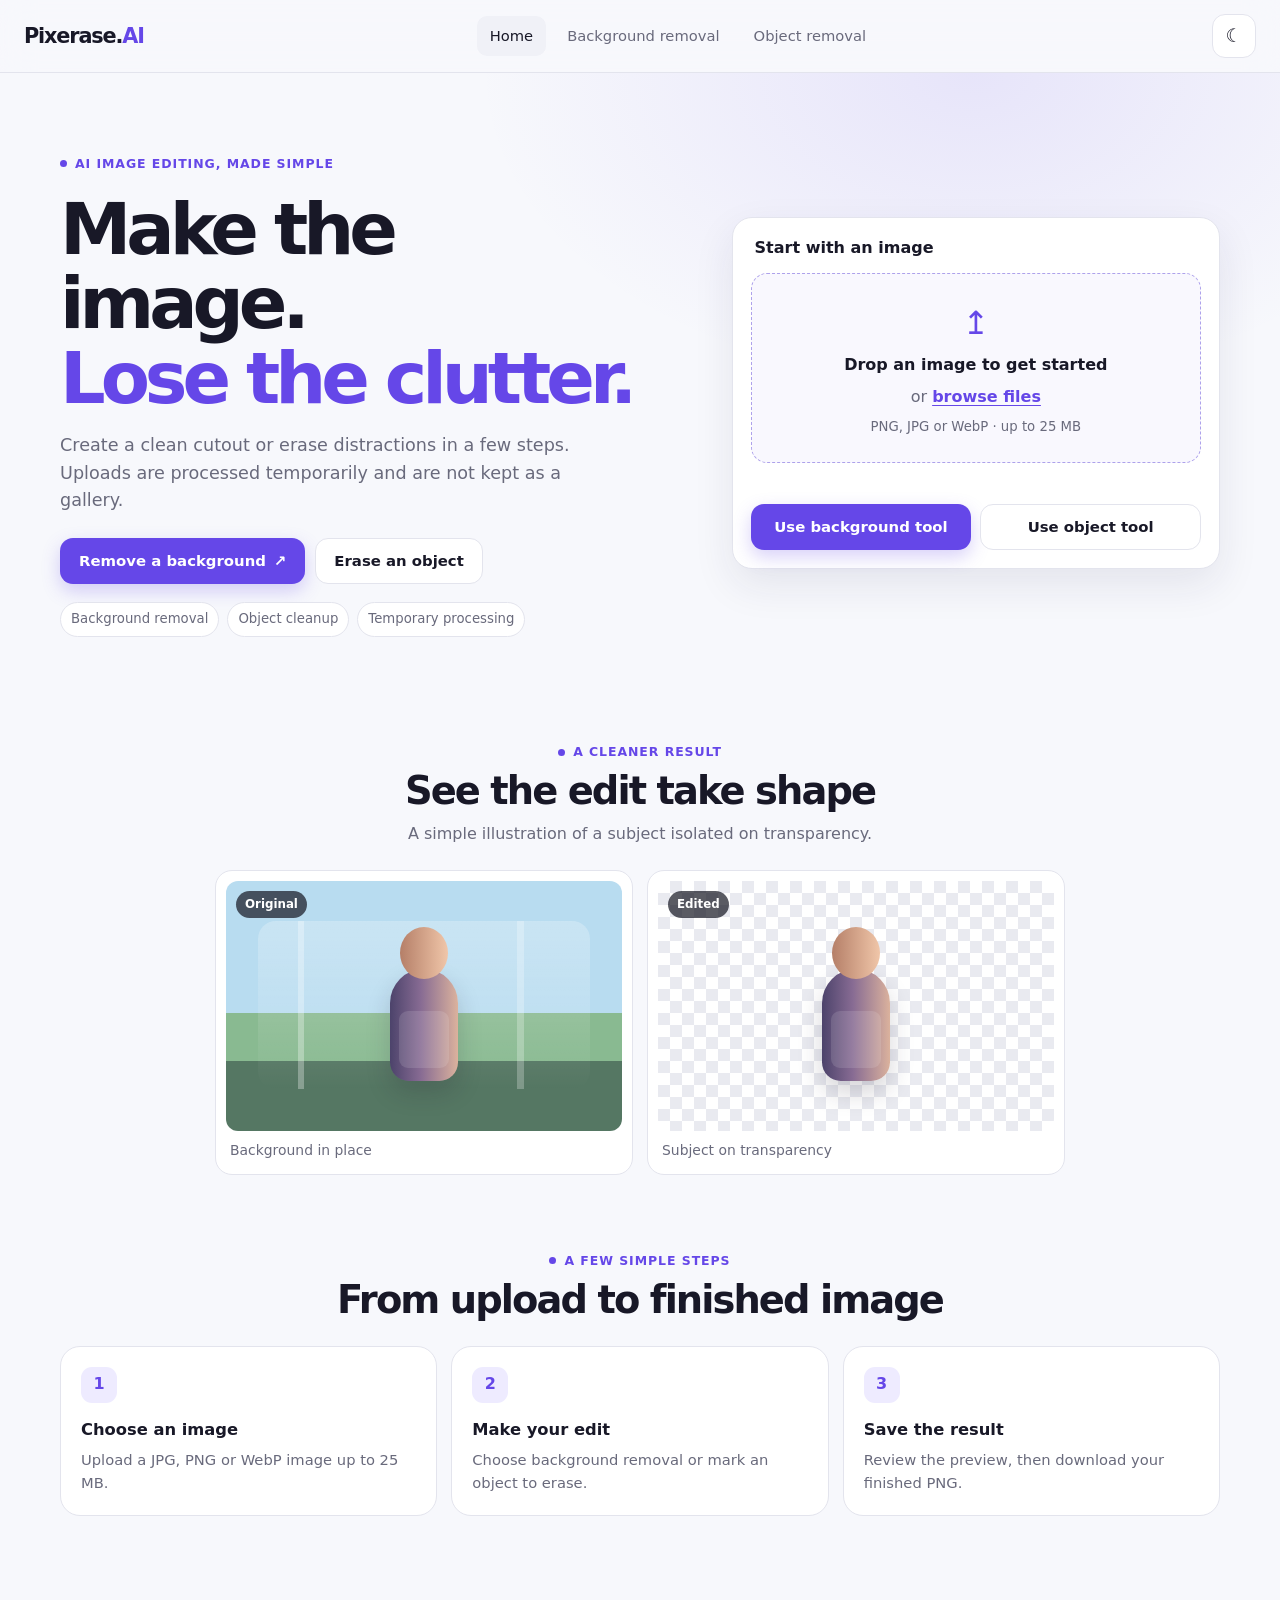
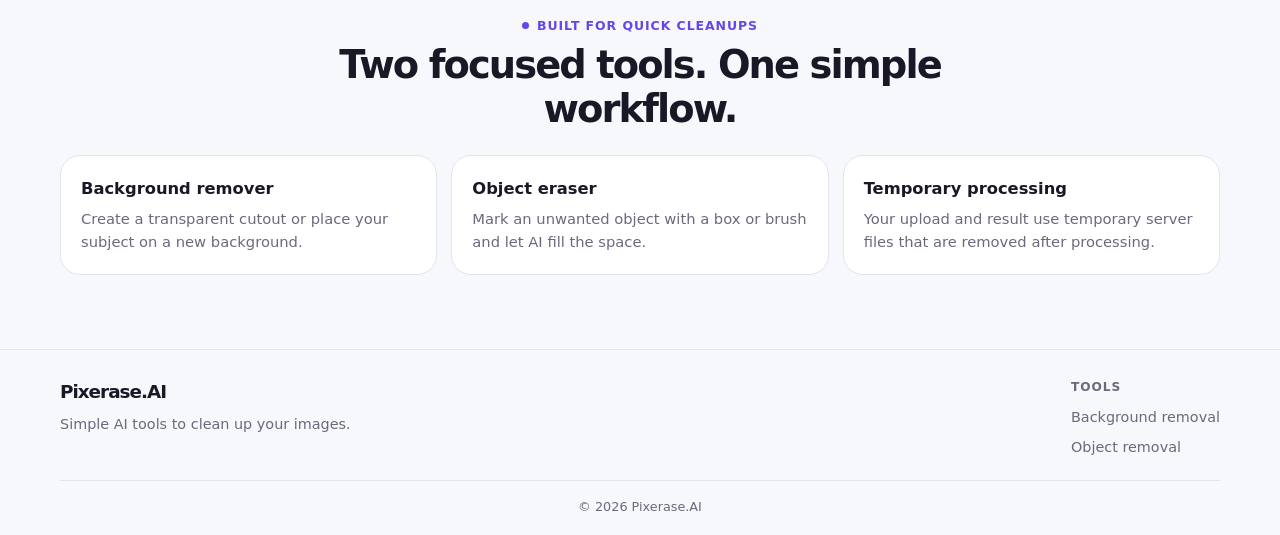
<file: frontend/index.html>
<!doctype html>
<html lang="en">
<head>
  <meta charset="utf-8">
  <meta name="viewport" content="width=device-width, initial-scale=1">
  <meta name="description" content="Remove backgrounds and unwanted objects with Pixerase.AI.">
  <meta name="theme-color" content="#f7f8fc">
  <title>Pixerase.AI — Clean up your images</title>
  <link rel="icon" href="./assets/favicon.svg">
  <link rel="stylesheet" href="./css/style.css">
  <script src="./js/config.js"></script>
</head>
<body>
  <nav class="navbar" aria-label="Main navigation">
    <div class="nav-inner">
      <a class="logo" href="/">Pixerase.<span class="accent">AI</span></a>
      <ul class="nav-links" id="primaryNav">
        <li><a href="/" aria-current="page">Home</a></li>
        <li><a href="/background">Background removal</a></li>
        <li><a href="/object">Object removal</a></li>
      </ul>
      <button class="theme-toggle" type="button" aria-label="Switch color theme" title="Switch color theme">◐</button>
      <button class="nav-toggle" type="button" aria-label="Open menu" aria-controls="primaryNav" aria-expanded="false">☰</button>
    </div>
  </nav>
  <main>
    <section class="full-width-hero">
      <div class="container hero-grid">
        <div class="hero-left">
          <span class="eyebrow">AI image editing, made simple</span>
          <h1>Make the image.<br><span>Lose the clutter.</span></h1>
          <p class="sub">Create a clean cutout or erase distractions in a few steps. Uploads are processed temporarily and are not kept as a gallery.</p>
          <div class="hero-cta">
            <a href="/background" class="btn btn-primary">Remove a background <span aria-hidden="true">↗</span></a>
            <a href="/object" class="btn btn-outline">Erase an object</a>
          </div>
          <ul class="features" aria-label="Product features"><li>Background removal</li><li>Object cleanup</li><li>Temporary processing</li></ul>
        </div>
        <div class="hero-right">
          <div class="uploader-card">
            <h4>Start with an image</h4>
            <label class="drop-area" id="homeDrop">
              <input id="homeFile" type="file" accept="image/png,image/jpeg,image/webp" hidden>
              <div class="drop-inner"><span class="upload-icon" aria-hidden="true">↥</span><strong>Drop an image to get started</strong><p>or <span class="linkish" id="homeSelectBtn" role="button" tabindex="0">browse files</span></p><p class="small">PNG, JPG or WebP · up to 25 MB</p></div>
            </label>
            <img id="homePreview" class="home-preview" alt="Selected image preview" style="display:none">
            <p class="status-message" id="homeStatus" role="status" aria-live="polite"></p>
            <div class="hero-upload-actions"><button id="goBgBtn" class="btn btn-primary" type="button">Use background tool</button><button id="goObjBtn" class="btn btn-outline" type="button">Use object tool</button></div>
          </div>
        </div>
      </div>
    </section>
    <section class="comparison container">
      <div class="section-heading"><span class="eyebrow">A cleaner result</span><h2>See the edit take shape</h2><p class="muted">A simple illustration of a subject isolated on transparency.</p></div>
      <div class="comparison-grid">
        <figure class="comparison-card"><div class="demo-scene original"><span class="demo-subject" aria-hidden="true"></span><span class="scene-tag">Original</span></div><figcaption>Background in place</figcaption></figure>
        <figure class="comparison-card"><div class="demo-scene cutout"><span class="demo-subject" aria-hidden="true"></span><span class="scene-tag">Edited</span></div><figcaption>Subject on transparency</figcaption></figure>
      </div>
    </section>
    <section class="how container">
      <div class="section-heading"><span class="eyebrow">A few simple steps</span><h2>From upload to finished image</h2></div>
      <div class="steps">
        <article class="card"><div class="num">1</div><h3>Choose an image</h3><p>Upload a JPG, PNG or WebP image up to 25 MB.</p></article>
        <article class="card"><div class="num">2</div><h3>Make your edit</h3><p>Choose background removal or mark an object to erase.</p></article>
        <article class="card"><div class="num">3</div><h3>Save the result</h3><p>Review the preview, then download your finished PNG.</p></article>
      </div>
    </section>
    <section class="why-section container">
      <div class="section-heading"><span class="eyebrow">Built for quick cleanups</span><h2>Two focused tools. One simple workflow.</h2></div>
      <div class="why-grid">
        <article class="why-card"><h3>Background remover</h3><p>Create a transparent cutout or place your subject on a new background.</p></article>
        <article class="why-card"><h3>Object eraser</h3><p>Mark an unwanted object with a box or brush and let AI fill the space.</p></article>
        <article class="why-card"><h3>Temporary processing</h3><p>Your upload and result use temporary server files that are removed after processing.</p></article>
      </div>
    </section>
  </main>
  <footer class="full-footer">
    <div class="container footer-grid"><div class="footer-brand"><div class="footer-logo">Pixerase.<span class="accent">AI</span></div><p class="footer-tagline">Simple AI tools to clean up your images.</p></div><div><h4 class="footer-title">Tools</h4><ul><li><a href="/background">Background removal</a></li><li><a href="/object">Object removal</a></li></ul></div></div>
    <div class="container footer-bottom"><small>© 2026 Pixerase.AI</small></div>
  </footer>
  <script src="./js/theme.js"></script><script src="./js/core.js"></script><script src="./js/home.js"></script><script src="./js/navbar.js"></script>
</body>
</html>
</file>
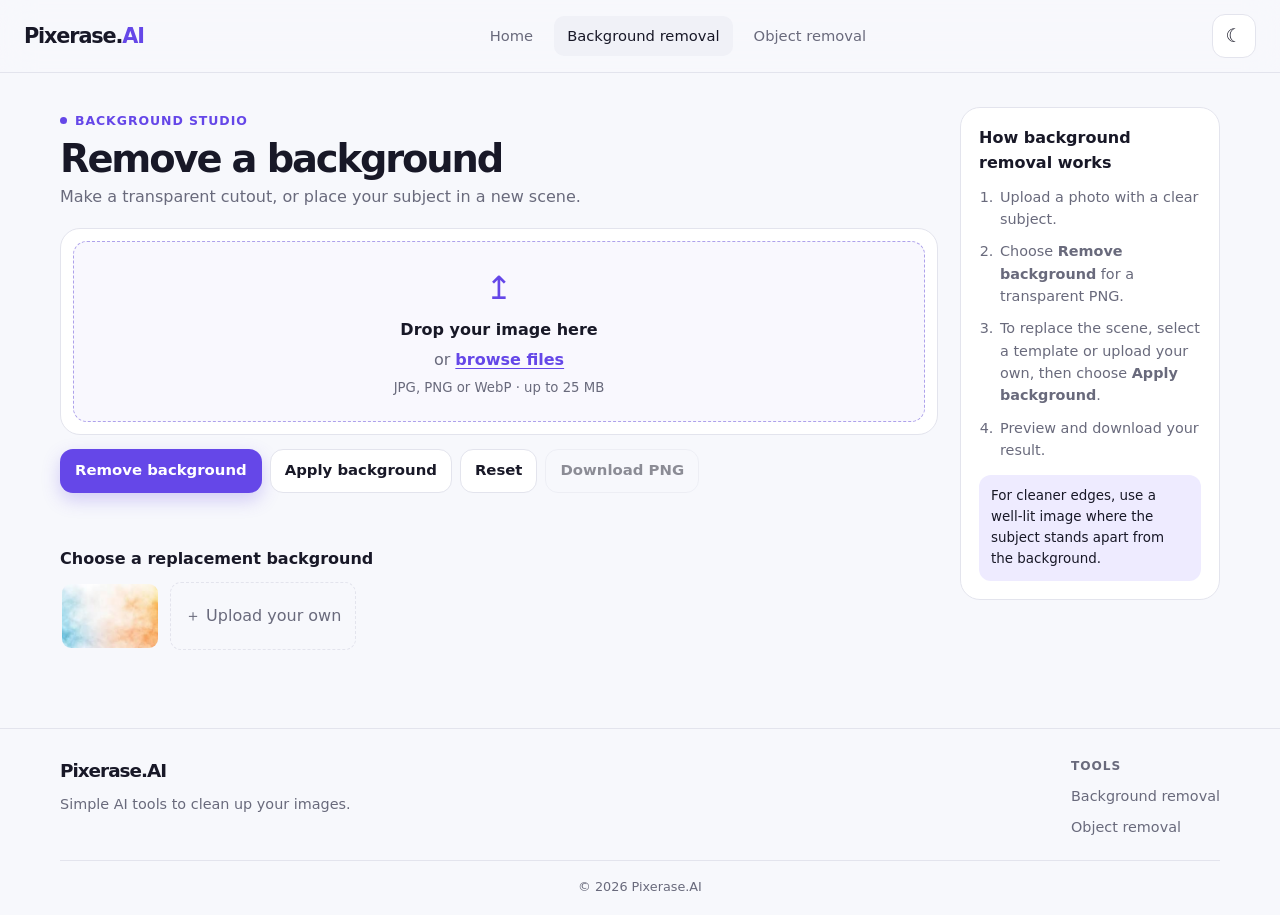
<file: frontend/background.html>
<!doctype html>
<html lang="en">
<head>
  <meta charset="utf-8">
  <meta name="viewport" content="width=device-width, initial-scale=1">
  <meta name="description" content="Remove or replace an image background with Pixerase.AI.">
  <meta name="theme-color" content="#f7f8fc">
  <title>Background removal — Pixerase.AI</title>
  <link rel="icon" href="./assets/favicon.svg"><link rel="stylesheet" href="./css/style.css"><script src="./js/config.js"></script>
</head>
<body>
  <nav class="navbar" aria-label="Main navigation"><div class="nav-inner">
    <a class="logo" href="/">Pixerase.<span class="accent">AI</span></a>
    <ul class="nav-links" id="primaryNav"><li><a href="/">Home</a></li><li><a href="/background" aria-current="page">Background removal</a></li><li><a href="/object">Object removal</a></li></ul>
    <button class="theme-toggle" type="button" aria-label="Switch color theme" title="Switch color theme">◐</button><button class="nav-toggle" type="button" aria-label="Open menu" aria-controls="primaryNav" aria-expanded="false">☰</button>
  </div></nav>
  <main>
    <section class="tool-page container">
      <div class="tool-left">
        <span class="eyebrow">Background studio</span><h2>Remove a background</h2><p class="tool-intro">Make a transparent cutout, or place your subject in a new scene.</p>
        <div class="upload-card"><label class="file-drop" id="bgDrop"><input id="bgFile" type="file" accept="image/png,image/jpeg,image/webp" hidden><div class="drop-inner"><span class="upload-icon" aria-hidden="true">↥</span><strong>Drop your image here</strong><p>or <span class="linkish" id="bgSelect" role="button" tabindex="0">browse files</span></p><p class="small">JPG, PNG or WebP · up to 25 MB</p></div></label></div>
        <div class="input-box"><img id="beforeBg" alt="Original image preview" class="rect-image" style="display:none"></div>
        <div class="result-box"><img id="bgResult" alt="Background removal result" class="rect-image" style="display:none"></div>
        <div class="controls"><button id="removeBgOnlyBtn" class="btn btn-primary" type="button">Remove background</button><button id="replaceBgBtn" class="btn btn-secondary" type="button">Apply background</button><button id="clearBgBtn" class="btn btn-outline" type="button">Reset</button><button id="downloadBgBtn" class="btn btn-ghost" type="button" disabled>Download PNG</button></div>
        <p class="status-message" id="bgStatus" role="status" aria-live="polite"></p>
        <h3 class="tool-section-title">Choose a replacement background</h3>
        <div class="template-gallery"><img src="./assets/backgrounds/template1.jpeg" class="template-thumb selectable-template" data-name="template1.jpeg" alt="Soft outdoor background template" role="button" tabindex="0" aria-label="Choose outdoor background"><label class="custom-upload"><input id="customBgFile" type="file" accept="image/png,image/jpeg,image/webp" hidden>＋ Upload your own</label></div>
        <input type="hidden" id="bgTemplateSelect">
      </div>
      <aside class="tool-right"><div class="info"><h3>How background removal works</h3><ol class="tips-list"><li>Upload a photo with a clear subject.</li><li>Choose <strong>Remove background</strong> for a transparent PNG.</li><li>To replace the scene, select a template or upload your own, then choose <strong>Apply background</strong>.</li><li>Preview and download your result.</li></ol><p class="info-tip">For cleaner edges, use a well-lit image where the subject stands apart from the background.</p></div></aside>
    </section>
  </main>
  <footer class="full-footer"><div class="container footer-grid"><div class="footer-brand"><div class="footer-logo">Pixerase.<span class="accent">AI</span></div><p class="footer-tagline">Simple AI tools to clean up your images.</p></div><div><h4 class="footer-title">Tools</h4><ul><li><a href="/background">Background removal</a></li><li><a href="/object">Object removal</a></li></ul></div></div><div class="container footer-bottom"><small>© 2026 Pixerase.AI</small></div></footer>
  <script src="./js/theme.js"></script><script src="./js/core.js"></script><script src="./js/background.js"></script><script src="./js/navbar.js"></script>
</body>
</html>
</file>
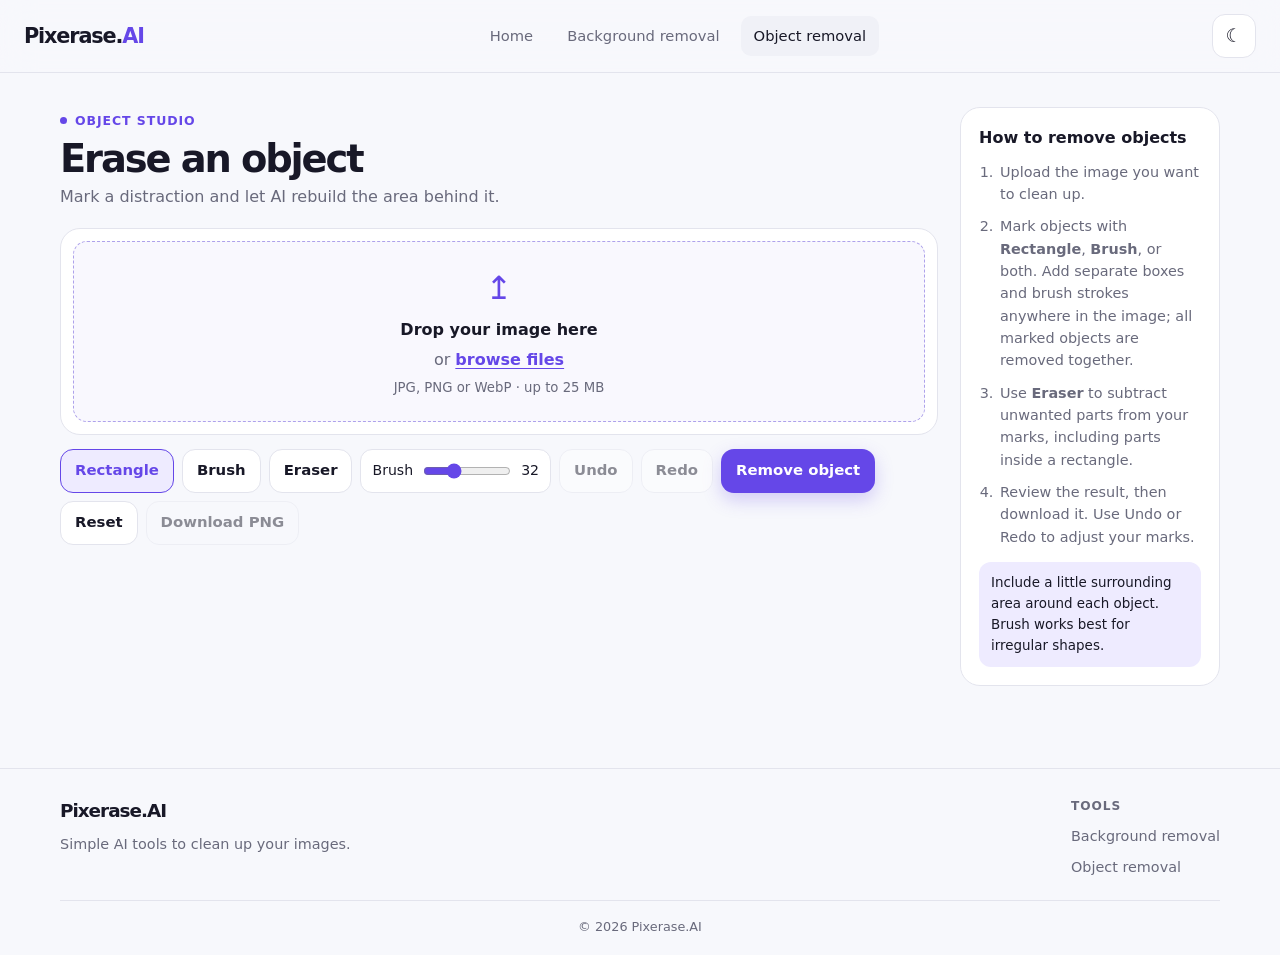
<file: frontend/object.html>
<!doctype html>
<html lang="en">
<head>
  <meta charset="utf-8">
  <meta name="viewport" content="width=device-width, initial-scale=1">
  <meta name="description" content="Erase unwanted objects from your images using AI inpainting.">
  <meta name="theme-color" content="#f7f8fc">
  <title>Object removal — Pixerase.AI</title>
  <link rel="icon" href="./assets/favicon.svg"><link rel="stylesheet" href="./css/style.css"><script src="./js/config.js"></script>
</head>
<body>
  <nav class="navbar" aria-label="Main navigation"><div class="nav-inner">
    <a class="logo" href="/">Pixerase.<span class="accent">AI</span></a>
    <ul class="nav-links" id="primaryNav"><li><a href="/">Home</a></li><li><a href="/background">Background removal</a></li><li><a href="/object" aria-current="page">Object removal</a></li></ul>
    <button class="theme-toggle" type="button" aria-label="Switch color theme" title="Switch color theme">◐</button><button class="nav-toggle" type="button" aria-label="Open menu" aria-controls="primaryNav" aria-expanded="false">☰</button>
  </div></nav>
  <main>
    <section class="tool-page container">
      <div class="tool-left">
        <span class="eyebrow">Object studio</span><h2>Erase an object</h2><p class="tool-intro">Mark a distraction and let AI rebuild the area behind it.</p>
        <div class="upload-card"><label class="file-drop" id="objDrop"><input id="objFile" type="file" accept="image/png,image/jpeg,image/webp" hidden><div class="drop-inner"><span class="upload-icon" aria-hidden="true">↥</span><strong>Drop your image here</strong><p>or <span class="linkish" id="objSelect" role="button" tabindex="0">browse files</span></p><p class="small">JPG, PNG or WebP · up to 25 MB</p></div></label></div>
        <div class="input-box object-preview"><img id="beforeObj" class="rect-image" alt="Image to mark for object removal" style="display:none"><canvas id="overlayCanvas" class="overlay-canvas" style="display:none" aria-label="Mark area to remove"></canvas></div>
        <div class="result-box"><img id="objResult" class="rect-image" alt="Object removal result" style="display:none"></div>
        <div class="controls"><button id="rectModeBtn" class="btn btn-outline active-mode" type="button" aria-pressed="true">Rectangle</button><button id="brushModeBtn" class="btn btn-outline" type="button" aria-pressed="false">Brush</button><button id="eraserModeBtn" class="btn btn-outline" type="button" aria-pressed="false">Eraser</button><label class="control-label" for="brushSize">Brush <input id="brushSize" type="range" min="10" max="80" value="32"><span id="brushSizeValue">32</span></label><button id="undoObjBtn" class="btn btn-outline" type="button" disabled>Undo</button><button id="redoObjBtn" class="btn btn-outline" type="button" disabled>Redo</button><button id="removeObjBtn" class="btn btn-primary" type="button">Remove object</button><button id="clearObjBtn" class="btn btn-outline" type="button">Reset</button><button id="downloadObjBtn" class="btn btn-ghost" type="button" disabled>Download PNG</button></div>
        <p class="status-message" id="objStatus" role="status" aria-live="polite"></p>
      </div>
      <aside class="tool-right"><div class="info"><h3>How to remove objects</h3><ol class="tips-list"><li>Upload the image you want to clean up.</li><li>Mark objects with <strong>Rectangle</strong>, <strong>Brush</strong>, or both. Add separate boxes and brush strokes anywhere in the image; all marked objects are removed together.</li><li>Use <strong>Eraser</strong> to subtract unwanted parts from your marks, including parts inside a rectangle.</li><li>Review the result, then download it. Use Undo or Redo to adjust your marks.</li></ol><p class="info-tip">Include a little surrounding area around each object. Brush works best for irregular shapes.</p></div></aside>
    </section>
  </main>
  <footer class="full-footer"><div class="container footer-grid"><div class="footer-brand"><div class="footer-logo">Pixerase.<span class="accent">AI</span></div><p class="footer-tagline">Simple AI tools to clean up your images.</p></div><div><h4 class="footer-title">Tools</h4><ul><li><a href="/background">Background removal</a></li><li><a href="/object">Object removal</a></li></ul></div></div><div class="container footer-bottom"><small>© 2026 Pixerase.AI</small></div></footer>
  <script src="./js/theme.js"></script><script src="./js/core.js"></script><script src="./js/object.js"></script><script src="./js/navbar.js"></script>
</body>
</html>
</file>
<file: frontend/css/style.css>
:root {
  color-scheme: light;
  --bg: #f7f8fc;
  --surface: #fff;
  --surface-2: #f0f1f7;
  --text: #181827;
  --muted: #696a7c;
  --line: #e3e4ed;
  --accent: #6547e8;
  --accent-strong: #5032cc;
  --accent-soft: #eeebff;
  --success: #177b53;
  --error: #c33d51;
  --shadow: 0 16px 42px rgba(35, 28, 75, .09);
  --radius: 20px;
  --radius-sm: 13px;
  --nav: rgba(247, 248, 252, .88);
}
[data-theme="dark"] {
  color-scheme: dark;
  --bg: #11121a;
  --surface: #1a1b26;
  --surface-2: #242531;
  --text: #f5f4fb;
  --muted: #aaaabd;
  --line: #333441;
  --accent: #a795ff;
  --accent-strong: #b9abff;
  --accent-soft: #2b2642;
  --success: #75d8ae;
  --error: #ff8290;
  --shadow: 0 18px 46px rgba(0, 0, 0, .3);
  --nav: rgba(17, 18, 26, .9);
}
* { box-sizing: border-box; }
html { scroll-behavior: smooth; }
body {
  margin: 0;
  min-width: 320px;
  background: var(--bg);
  color: var(--text);
  font: 400 16px/1.55 Inter, ui-sans-serif, system-ui, -apple-system, BlinkMacSystemFont, "Segoe UI", sans-serif;
  -webkit-font-smoothing: antialiased;
}
button, input { font: inherit; }
button, a { -webkit-tap-highlight-color: transparent; }
a { color: inherit; }
img { max-width: 100%; }
h1, h2, h3, h4, p { margin-top: 0; }
.container { width: min(1160px, calc(100% - 48px)); margin-inline: auto; }
.navbar { position: sticky; top: 0; z-index: 50; background: var(--nav); backdrop-filter: blur(16px); border-bottom: 1px solid var(--line); }
.nav-inner { width: min(1240px, calc(100% - 48px)); min-height: 72px; margin: auto; display: flex; align-items: center; gap: 22px; }
.logo, .footer-logo { font-weight: 800; letter-spacing: -.055em; text-decoration: none; white-space: nowrap; }
.logo { font-size: 1.3rem; }
.logo .accent { color: var(--accent); }
.nav-links { display: flex; align-items: center; gap: 8px; margin: 0 auto; padding: 0; list-style: none; }
.nav-links a { display: block; padding: 9px 13px; border-radius: 10px; color: var(--muted); text-decoration: none; font-size: .92rem; transition: background .18s, color .18s; }
.nav-links a:hover, .nav-links a[aria-current="page"] { color: var(--text); background: var(--surface-2); }
.theme-toggle, .nav-toggle { width: 44px; height: 44px; flex: 0 0 auto; border: 1px solid var(--line); border-radius: 13px; background: var(--surface); color: var(--text); cursor: pointer; }
.theme-toggle { font-size: 1.15rem; }
.nav-toggle { display: none; font-size: 1.2rem; }
.btn { display: inline-flex; align-items: center; justify-content: center; gap: 8px; min-height: 46px; padding: 0 18px; border: 1px solid transparent; border-radius: var(--radius-sm); text-decoration: none; font-size: .93rem; font-weight: 700; cursor: pointer; transition: transform .16s, background .16s, border-color .16s, color .16s; }
.btn:hover:not(:disabled) { transform: translateY(-1px); }
.btn-primary { color: #fff; background: var(--accent); box-shadow: 0 7px 18px color-mix(in srgb, var(--accent) 25%, transparent); }
[data-theme="dark"] .btn-primary { color: #171325; }
.btn-primary:hover:not(:disabled) { background: var(--accent-strong); }
.btn-outline, .btn-secondary { border-color: var(--line); background: var(--surface); color: var(--text); }
.btn-ghost { border-color: var(--line); background: transparent; color: var(--text); }
.btn:disabled { opacity: .48; cursor: not-allowed; }
.btn:focus-visible, button:focus-visible, a:focus-visible, input:focus-visible, .file-drop:focus-within { outline: 3px solid color-mix(in srgb, var(--accent) 48%, transparent); outline-offset: 3px; }
.eyebrow { display: inline-flex; align-items: center; gap: 8px; color: var(--accent); font-size: .78rem; font-weight: 750; letter-spacing: .075em; text-transform: uppercase; }
.eyebrow::before { width: 7px; height: 7px; border-radius: 50%; background: currentColor; content: ""; }
.muted { color: var(--muted); }
.small { font-size: .83rem; }
.full-width-hero { padding: clamp(42px, 6vw, 78px) 0 clamp(38px, 5vw, 62px); background: radial-gradient(ellipse at 76% 0%, color-mix(in srgb, var(--accent) 11%, transparent), transparent 36%), var(--bg); }
.hero-grid { display: grid; grid-template-columns: minmax(0, 1fr) minmax(360px, .82fr); align-items: center; gap: clamp(32px, 6vw, 76px); }
.hero-left { max-width: 630px; }
.hero-left h1 { margin: 17px 0; font-size: clamp(2.7rem, 5.6vw, 5rem); line-height: 1.04; letter-spacing: -.07em; }
.hero-left h1 span { color: var(--accent); }
.sub { max-width: 540px; color: var(--muted); font-size: clamp(1rem, 1.5vw, 1.1rem); }
.hero-cta { display: flex; flex-wrap: wrap; gap: 10px; margin: 24px 0 18px; }
.features { display: flex; flex-wrap: wrap; gap: 8px; margin: 0; padding: 0; list-style: none; color: var(--muted); font-size: .83rem; }
.features li { padding: 6px 10px; border: 1px solid var(--line); border-radius: 999px; background: var(--surface); }
.uploader-card { padding: 18px; border: 1px solid var(--line); border-radius: var(--radius); background: var(--surface); box-shadow: var(--shadow); }
.uploader-card h4 { margin: 0 0 12px 4px; font-size: 1rem; }
.drop-area, .file-drop { display: flex; min-height: 190px; align-items: center; justify-content: center; padding: 22px; border: 1.5px dashed color-mix(in srgb, var(--accent) 42%, var(--line)); border-radius: 16px; background: color-mix(in srgb, var(--accent) 4%, var(--surface)); text-align: center; cursor: pointer; transition: background .18s, border-color .18s; }
.drop-area:hover, .file-drop:hover, .drop-area.drag-over, .file-drop.drag-over { border-color: var(--accent); background: color-mix(in srgb, var(--accent) 9%, var(--surface)); }
.drop-inner { color: var(--muted); }
.drop-inner strong { color: var(--text); }
.drop-inner p { margin: 7px 0 0; }
.drop-inner .upload-icon { display: block; margin-bottom: 5px; color: var(--accent); font-size: 2rem; }
.linkish { color: var(--accent); font-weight: 700; text-decoration: underline; text-underline-offset: 3px; cursor: pointer; }
.home-preview { display: block; width: 100%; max-height: 210px; margin-top: 14px; border-radius: 12px; object-fit: contain; }
.hero-upload-actions { display: flex; gap: 9px; margin-top: 12px; }
.hero-upload-actions .btn { flex: 1; padding-inline: 10px; }
.comparison { padding: 40px 0 24px; }
.section-heading { max-width: 640px; margin: 0 auto 24px; text-align: center; }
.section-heading h2 { margin: 6px 0 8px; font-size: clamp(1.7rem, 3vw, 2.45rem); line-height: 1.15; letter-spacing: -.05em; }
.section-heading p { margin-bottom: 0; }
.comparison-grid { display: grid; max-width: 850px; grid-template-columns: repeat(2, minmax(0, 1fr)); gap: 14px; margin: auto; }
.comparison-card { margin: 0; padding: 10px; border: 1px solid var(--line); border-radius: 17px; background: var(--surface); }
.comparison-card figcaption { padding: 9px 4px 2px; color: var(--muted); font-size: .87rem; }
.demo-scene { position: relative; display: grid; height: clamp(170px, 23vw, 250px); overflow: hidden; place-items: center; border-radius: 12px; }
.demo-scene.original { background: linear-gradient(180deg, #b8dcf0 0 53%, #89ba91 53% 72%, #557763 72%); }
.demo-scene.original::before { position: absolute; inset: 16% 8% 17%; border-radius: 18px; background: linear-gradient(90deg, transparent 0 12%, rgba(255,255,255,.3) 12% 14%, transparent 14% 78%, rgba(255,255,255,.25) 78% 80%, transparent 80%), linear-gradient(180deg, rgba(255,255,255,.25), transparent); content: ""; }
.demo-scene.cutout { background-color: #fff; background-image: linear-gradient(45deg,#e9eaf0 25%,transparent 25%),linear-gradient(-45deg,#e9eaf0 25%,transparent 25%),linear-gradient(45deg,transparent 75%,#e9eaf0 75%),linear-gradient(-45deg,transparent 75%,#e9eaf0 75%); background-position: 0 0,0 12px,12px -12px,-12px 0; background-size: 24px 24px; }
.demo-subject { position: relative; z-index: 1; width: 68px; height: 112px; margin-top: 38px; border-radius: 38px 38px 21px 21px; background: linear-gradient(90deg,#4c436b,#876b93 45%,#dbb29d); box-shadow: 0 12px 24px rgba(34,25,45,.18); }
.demo-subject::before { position: absolute; top: -42px; left: 10px; width: 48px; height: 52px; border-radius: 50%; background: linear-gradient(90deg,#b57f68,#f0c6a9); content: ""; }
.demo-subject::after { position: absolute; inset: 42px 9px 13px; border-radius: 9px; background: rgba(255,255,255,.12); content: ""; }
.scene-tag { position: absolute; z-index: 2; top: 10px; left: 10px; padding: 4px 9px; border-radius: 999px; background: rgba(20,22,33,.7); color: #fff; font-size: .74rem; font-weight: 700; }
.how, .why-section { padding: 48px 0; }
.steps, .why-grid { display: grid; grid-template-columns: repeat(3, minmax(0, 1fr)); gap: 14px; }
.card, .why-card { padding: 20px; border: 1px solid var(--line); border-radius: var(--radius); background: var(--surface); }
.num { display: grid; width: 36px; height: 36px; margin-bottom: 14px; border-radius: 11px; background: var(--accent-soft); color: var(--accent); font-weight: 800; place-items: center; }
.card h3, .why-card h3 { margin-bottom: 7px; font-size: 1.02rem; }
.card p, .why-card p { margin-bottom: 0; color: var(--muted); font-size: .92rem; }
.why-card { min-height: 0; }
.full-footer { margin-top: 26px; padding: 28px 0 16px; border-top: 1px solid var(--line); }
.footer-grid { display: flex; justify-content: space-between; gap: 28px; }
.footer-brand { max-width: 340px; }
.footer-logo { font-size: 1.15rem; }
.footer-tagline { margin: 7px 0 0; color: var(--muted); font-size: .9rem; }
.footer-grid a { color: var(--muted); font-size: .9rem; text-decoration: none; }
.footer-grid a:hover { color: var(--accent); }
.footer-grid ul { margin: 8px 0 0; padding: 0; list-style: none; }
.footer-title { margin: 0; color: var(--muted); font-size: .76rem; letter-spacing: .08em; text-transform: uppercase; }
.footer-grid li + li { margin-top: 6px; }
.footer-bottom { margin-top: 20px; padding-top: 13px; border-top: 1px solid var(--line); color: var(--muted); text-align: center; }
.footer-bottom small { font-size: .8rem; }
.tool-page { display: grid; grid-template-columns: minmax(0, 1fr) 260px; align-items: start; gap: 22px; padding-block: 34px 42px; }
.tool-left { min-width: 0; }
.tool-left > h2 { margin: 5px 0 4px; font-size: clamp(1.8rem, 3vw, 2.5rem); line-height: 1.15; letter-spacing: -.055em; }
.tool-intro { margin: 0 0 18px; color: var(--muted); }
.upload-card, .info { margin-bottom: 14px; padding: 12px; border: 1px solid var(--line); border-radius: var(--radius); background: var(--surface); }
.file-drop { min-height: 128px; border-radius: 14px; }
.file-drop p { margin: 5px 0 0; }
.input-box, .result-box { position: relative; display: none; min-height: 170px; max-height: min(62vh, 600px); align-items: center; justify-content: center; overflow: hidden; margin: 12px 0; border: 1px solid var(--line); border-radius: var(--radius); background: var(--surface-2); }
.input-box.has-preview, .result-box.has-preview { display: flex; }
.input-box.object-preview { min-height: 230px; }
.rect-image { display: block; max-width: 100%; max-height: min(62vh, 600px); object-fit: contain; }
.overlay-canvas { position: absolute; touch-action: none; cursor: crosshair; }
.result-box { background-color: var(--surface-2); background-image: linear-gradient(45deg,color-mix(in srgb,var(--line) 75%,transparent) 25%,transparent 25%),linear-gradient(-45deg,color-mix(in srgb,var(--line) 75%,transparent) 25%,transparent 25%),linear-gradient(45deg,transparent 75%,color-mix(in srgb,var(--line) 75%,transparent) 75%),linear-gradient(-45deg,transparent 75%,color-mix(in srgb,var(--line) 75%,transparent) 75%); background-position: 0 0,0 10px,10px -10px,-10px 0; background-size: 20px 20px; }
.controls { display: flex; flex-wrap: wrap; align-items: center; gap: 8px; margin: 12px 0; }
.controls .btn { min-height: 44px; padding-inline: 14px; }
.controls .active-mode { border-color: var(--accent); background: var(--accent-soft); color: var(--accent); }
.control-label { display: flex; min-height: 44px; align-items: center; gap: 8px; padding: 0 11px; border: 1px solid var(--line); border-radius: 12px; background: var(--surface); font-size: .88rem; }
.control-label input { width: 88px; accent-color: var(--accent); }
.status-message { min-height: 22px; margin: 7px 0 10px; color: var(--muted); font-size: .9rem; }
.status-message.error { color: var(--error); }
.status-message.success { color: var(--success); }
.processing { opacity: .68; pointer-events: none; }
.tool-section-title { margin: 20px 0 8px; font-size: 1rem; }
.template-gallery { display: flex; gap: 10px; overflow-x: auto; padding: 3px 0 10px; }
.template-thumb { width: 100px; height: 68px; flex: 0 0 auto; border: 2px solid transparent; border-radius: 11px; object-fit: cover; cursor: pointer; }
.template-thumb.selected { border-color: var(--accent); }
.custom-upload { display: grid; min-height: 68px; flex: 0 0 auto; padding: 10px 14px; border: 1px dashed var(--line); border-radius: 11px; color: var(--muted); cursor: pointer; place-items: center; }
.info { position: sticky; top: 92px; padding: 18px; }
.info h3 { margin-bottom: 10px; font-size: 1rem; }
.tips-list { margin: 0; padding-left: 19px; color: var(--muted); font-size: .9rem; }
.tips-list li { padding-left: 2px; }
.tips-list li + li { margin-top: 10px; }
.info-tip { margin: 14px 0 0; padding: 11px 12px; border-radius: 12px; background: var(--accent-soft); color: var(--text); font-size: .84rem; }
@media (max-width: 900px) {
  .hero-grid { grid-template-columns: minmax(0, 1fr) minmax(300px, .85fr); gap: 30px; }
  .tool-page { grid-template-columns: minmax(0, 1fr) 230px; gap: 16px; }
  .steps, .why-grid { gap: 10px; }
  .card, .why-card { padding: 17px; }
}
@media (max-width: 720px) {
  .container, .nav-inner { width: calc(100% - 32px); }
  .nav-inner { min-height: 64px; gap: 10px; }
  .nav-links { position: absolute; top: 63px; right: 0; left: 0; display: none; align-items: stretch; gap: 3px; margin: 0; padding: 10px 16px 14px; border-bottom: 1px solid var(--line); background: var(--surface); box-shadow: var(--shadow); }
  .nav-links.open { display: flex; flex-direction: column; }
  .nav-links a { padding: 11px 12px; }
  .theme-toggle { margin-left: auto; }
  .nav-toggle { display: block; }
  .hero-grid { grid-template-columns: 1fr; gap: 24px; }
  .full-width-hero { padding: 38px 0 34px; }
  .hero-left h1 { font-size: clamp(2.65rem, 10vw, 4.1rem); }
  .hero-cta { margin: 19px 0 15px; }
  .drop-area { min-height: 166px; }
  .comparison { padding-top: 30px; }
  .how, .why-section { padding: 36px 0; }
  .steps, .why-grid { grid-template-columns: 1fr; }
  .section-heading { margin-bottom: 18px; }
  .tool-page { grid-template-columns: 1fr; gap: 4px; padding-block: 25px 30px; }
  .tool-right { order: 2; }
  .info { position: static; }
  .input-box.object-preview { min-height: 190px; }
  .controls .btn { flex: 1 1 auto; }
  .footer-grid { gap: 20px; }
}
@media (max-width: 480px) {
  .container, .nav-inner { width: calc(100% - 28px); }
  .logo { font-size: 1.18rem; }
  .theme-toggle, .nav-toggle { width: 42px; height: 42px; }
  .hero-cta { display: grid; grid-template-columns: 1fr; }
  .hero-upload-actions { flex-direction: column; }
  .uploader-card { padding: 12px; }
  .comparison-grid { grid-template-columns: 1fr; }
  .demo-scene { height: 190px; }
  .tool-left > h2 { font-size: 1.85rem; }
  .controls { gap: 7px; }
  .controls .btn { min-width: calc(50% - 4px); padding-inline: 9px; font-size: .86rem; }
  .control-label { width: 100%; justify-content: space-between; }
  .control-label input { width: min(50%, 170px); }
  .input-box, .result-box { min-height: 140px; border-radius: 15px; }
  .input-box.object-preview { min-height: 160px; }
  .footer-grid { display: grid; grid-template-columns: 1fr 1fr; }
  .footer-brand { grid-column: 1 / -1; }
}
@media (prefers-reduced-motion: reduce) {
  *, *::before, *::after { scroll-behavior: auto !important; transition-duration: .01ms !important; animation-duration: .01ms !important; animation-iteration-count: 1 !important; }
}
</file>
